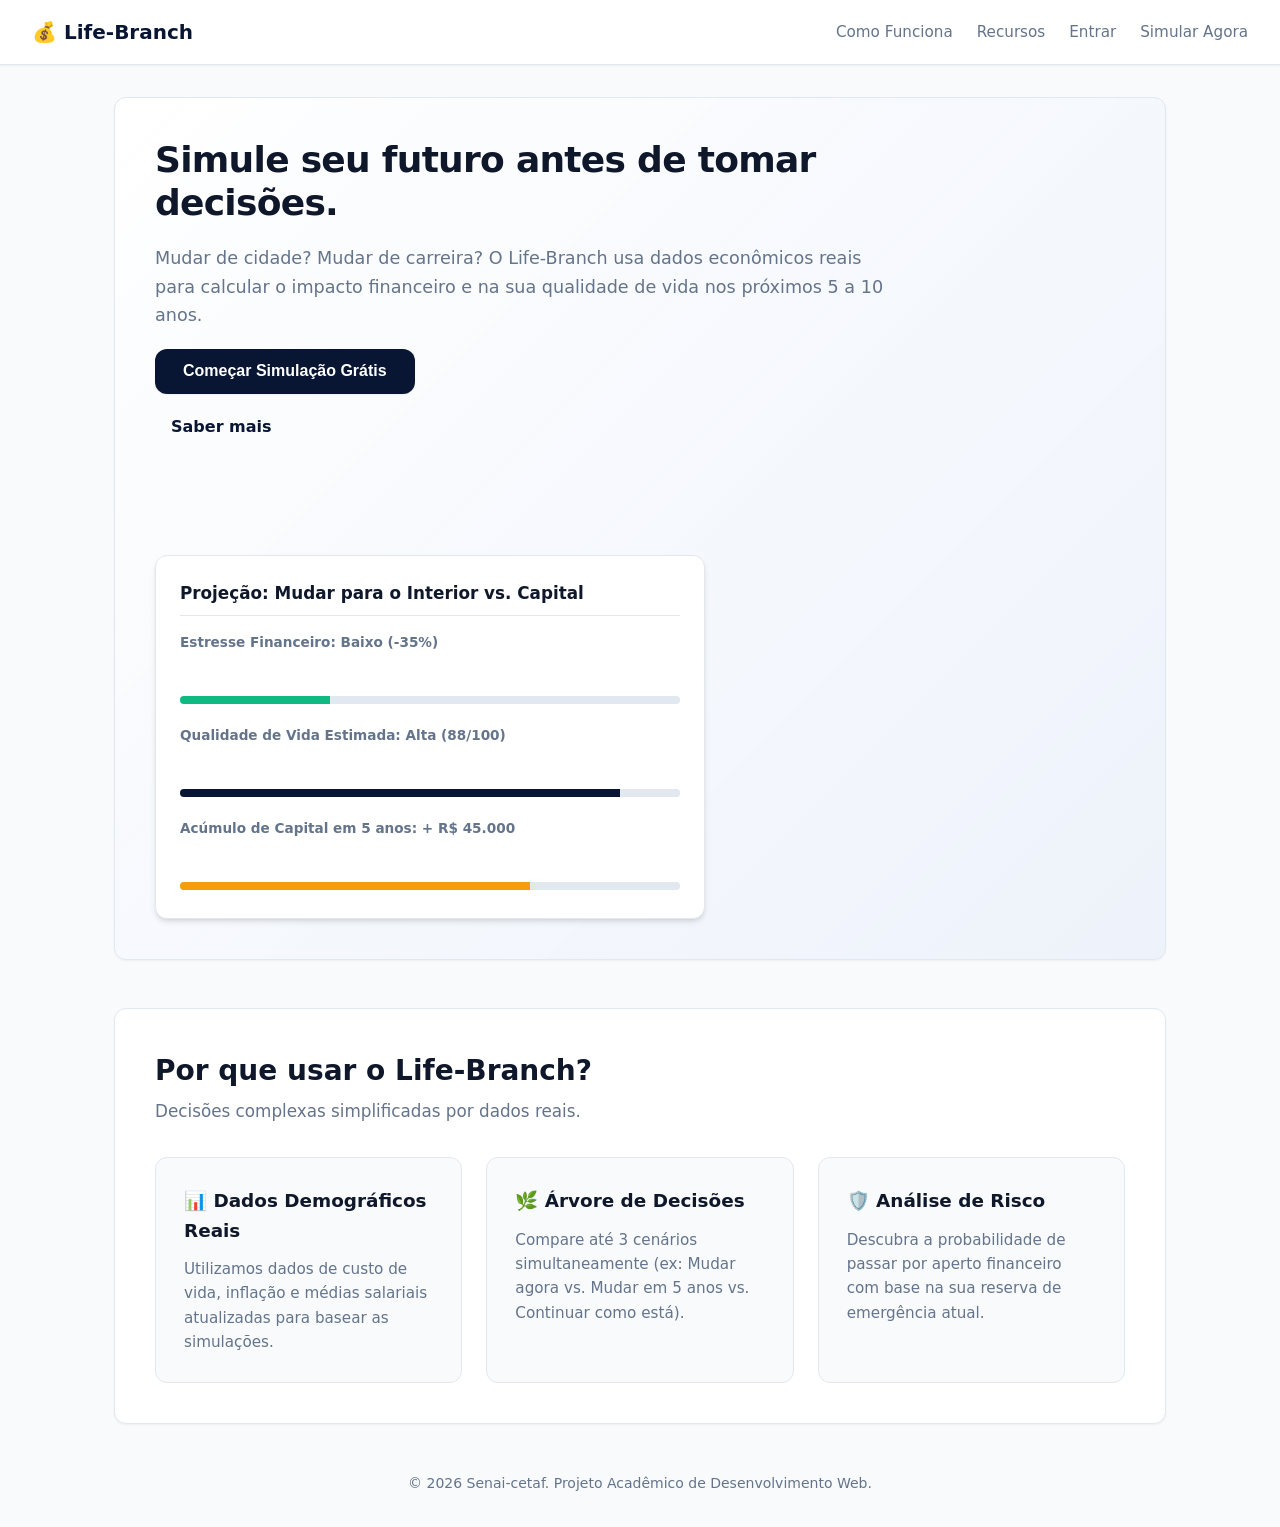
<file: index.html>
<!DOCTYPE html>
<html lang="pt-BR">
<head>
  <meta charset="UTF-8">
  <meta name="viewport" content="width=device-width, initial-scale=1.0">
  <title>Life-Branch | Simulador de Decisões de Vida</title>
  <link rel="stylesheet" href="index.css"> 
</head>
<body>
  <header>
    <a href="#">💰 Life-Branch</a>
    <nav>
      <ul>
        <li><a href="#funcionalidades">Como Funciona</a></li>
        <li><a href="#recursos">Recursos</a></li>
        <li><a href="login.html">Entrar</a></li>
        <li><a href="formulario_da_simulaçao.html">Simular Agora</a></li>
      </ul>
    </nav>
  </header>

  <hr>

  <main>
    <section id="hero">
      <h1>Simule seu futuro antes de tomar decisões.</h1>
      <p>Mudar de cidade? Mudar de carreira? O Life-Branch usa dados econômicos reais para calcular o impacto financeiro e na sua qualidade de vida nos próximos 5 a 10 anos.</p>
      
      <button type="button" onclick="window.location.href='formulario_da_simulaçao.html'">Começar Simulação Grátis</button>
      <a href="#funcionalidades">Saber mais</a>

      <br><br>

      <article>
        <h3>Projeção: Mudar para o Interior vs. Capital</h3>
        
        <div>
          <label for="estresse">Estresse Financeiro: Baixo (-35%)</label><br>
          <progress id="estresse" value="30" max="100">30%</progress>
        </div>

        <div>
          <label for="qualidade">Qualidade de Vida Estimada: Alta (88/100)</label><br>
          <progress id="qualidade" value="88" max="100">88%</progress>
        </div>

        <div>
          <label for="capital">Acúmulo de Capital em 5 anos: + R$ 45.000</label><br>
          <progress id="capital" value="70" max="100">70%</progress>
        </div>
      </article>
    </section>

    <hr>

    <section id="funcionalidades">
      <h2>Por que usar o Life-Branch?</h2>
      <p>Decisões complexas simplificadas por dados reais.</p>

      <ul>
        <li>
          <h3>📊 Dados Demográficos Reais</h3>
          <p>Utilizamos dados de custo de vida, inflação e médias salariais atualizadas para basear as simulações.</p>
        </li>
        <li>
          <h3>🌿 Árvore de Decisões</h3>
          <p>Compare até 3 cenários simultaneamente (ex: Mudar agora vs. Mudar em 5 anos vs. Continuar como está).</p>
        </li>
        <li>
          <h3>🛡️ Análise de Risco</h3>
          <p>Descubra a probabilidade de passar por aperto financeiro com base na sua reserva de emergência atual.</p>
        </li>
      </ul>
    </section>
  </main>

  <hr>

  <footer>
    <p>&copy; 2026 Senai-cetaf. Projeto Acadêmico de Desenvolvimento Web.</p>
  </footer>

</body>
</html>
</file>
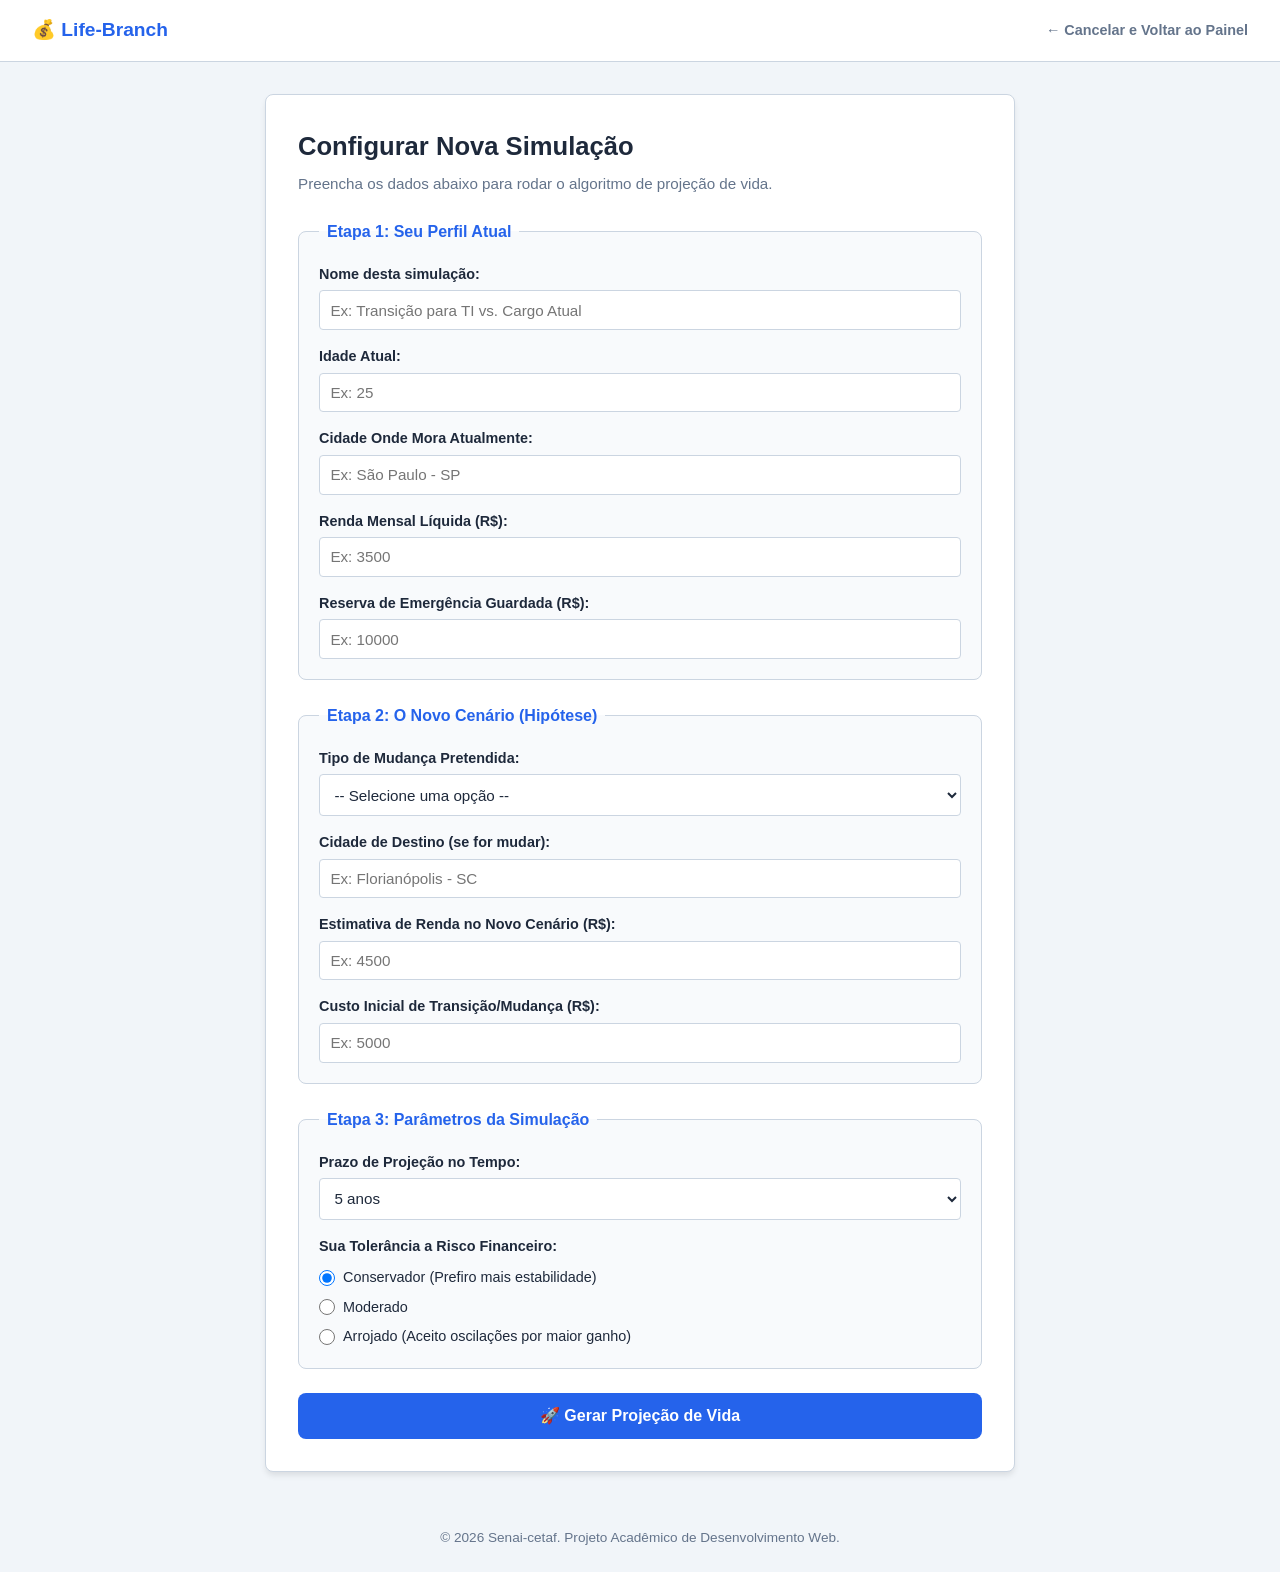
<file: formulario_da_simulaçao.html>
<!DOCTYPE html>
<html lang="pt-BR">
<head>
  <meta charset="UTF-8">
  <meta name="viewport" content="width=device-width, initial-scale=1.0">
  <title>Life-Branch | Nova Simulação</title>
  <link rel="stylesheet" href="formulario_da_sumilacao.css">
</head>
<body>

  <header>
    <a href="index.html">💰 Life-Branch</a>
    <nav>
      <a href="index.html">← Cancelar e Voltar ao Painel</a>
    </nav>
  </header>

  <main>
    <section>
      <h1>Configurar Nova Simulação</h1>
      <p>Preencha os dados abaixo para rodar o algoritmo de projeção de vida.</p>

      <form id="form-simulacao" action="detalhamento.html" method="GET">

        <!-- ETAPA 1 -->
        <fieldset>
          <legend>Etapa 1: Seu Perfil Atual</legend>

          <div>
            <label for="nome-projeto">Nome desta simulação:</label>
            <input type="text" id="nome-projeto" name="nome-projeto" placeholder="Ex: Transição para TI vs. Cargo Atual" required>
          </div>

          <div>
            <label for="idade">Idade Atual:</label>
            <input type="number" id="idade" name="idade" min="18" max="100" placeholder="Ex: 25" required>
          </div>

          <div>
            <label for="cidade-atual">Cidade Onde Mora Atualmente:</label>
            <input type="text" id="cidade-atual" name="cidade-atual" placeholder="Ex: São Paulo - SP" required>
          </div>

          <div>
            <label for="renda-atual">Renda Mensal Líquida (R$):</label>
            <input type="number" id="renda-atual" name="renda-atual" step="100" placeholder="Ex: 3500" required>
          </div>

          <div>
            <label for="reserva">Reserva de Emergência Guardada (R$):</label>
            <input type="number" id="reserva" name="reserva" step="500" placeholder="Ex: 10000" required>
          </div>
        </fieldset>

        <!-- ETAPA 2 -->
        <fieldset>
          <legend>Etapa 2: O Novo Cenário (Hipótese)</legend>

          <div>
            <label for="tipo-mudanca">Tipo de Mudança Pretendida:</label>
            <select id="tipo-mudanca" name="tipo-mudanca" required>
              <option value="">-- Selecione uma opção --</option>
              <option value="carreira">Transição de Carreira / Nova Profissão</option>
              <option value="cidade">Mudança de Cidade / Estado</option>
              <option value="ambos">Mudança de Cidade + Transição de Carreira</option>
            </select>
          </div>

          <div>
            <label for="cidade-destino">Cidade de Destino (se for mudar):</label>
            <input type="text" id="cidade-destino" name="cidade-destino" placeholder="Ex: Florianópolis - SC">
          </div>

          <div>
            <label for="nova-renda">Estimativa de Renda no Novo Cenário (R$):</label>
            <input type="number" id="nova-renda" name="nova-renda" step="100" placeholder="Ex: 4500">
          </div>

          <div>
            <label for="custo-transicao">Custo Inicial de Transição/Mudança (R$):</label>
            <input type="number" id="custo-transicao" name="custo-transicao" step="500" placeholder="Ex: 5000">
          </div>
        </fieldset>

        <!-- ETAPA 3 -->
        <fieldset>
          <legend>Etapa 3: Parâmetros da Simulação</legend>

          <div>
            <label for="prazo">Prazo de Projeção no Tempo:</label>
            <select id="prazo" name="prazo" required>
              <option value="3">3 anos</option>
              <option value="5" selected>5 anos</option>
              <option value="10">10 anos</option>
            </select>
          </div>

          <div>
            <label>Sua Tolerância a Risco Financeiro:</label>
            <div class="radio-group">
              <label for="risco-baixo">
                <input type="radio" id="risco-baixo" name="risco" value="conservador" checked>
                Conservador (Prefiro mais estabilidade)
              </label>

              <label for="risco-medio">
                <input type="radio" id="risco-medio" name="risco" value="moderado">
                Moderado
              </label>

              <label for="risco-alto">
                <input type="radio" id="risco-alto" name="risco" value="arrojado">
                Arrojado (Aceito oscilações por maior ganho)
              </label>
            </div>
          </div>
        </fieldset>

        <button type="submit" id="btn-submit">🚀 Gerar Projeção de Vida</button>
      </form>
    </section>
  </main>

  <footer>
    <p>&copy; 2026 Senai-cetaf. Projeto Acadêmico de Desenvolvimento Web.</p>
  </footer>

  <script>
    // Lógica para capturar os dados do formulário, guardar para a tela final
    // e redirecionar para tela_final.html (onde o cálculo é exibido)
    document.getElementById('form-simulacao').addEventListener('submit', function(event) {
      event.preventDefault();

      const form = event.target;
      const formData = new FormData(form);

      // Transforma os dados do formulário em um objeto simples
      const dados = {};
      formData.forEach((valor, chave) => {
        dados[chave] = valor;
      });

      // Guarda os dados no localStorage para a tela_final.html poder ler
      localStorage.setItem('lifebranch_dados', JSON.stringify(dados));

      const btn = document.getElementById('btn-submit');
      btn.disabled = true;
      btn.style.opacity = '0.8';
      btn.textContent = '⏳ Processando Algoritmo...';

      setTimeout(() => {
        window.location.href = 'tela_final.html';
      }, 1200);
    });
  </script>

</body>
</html>
</file>
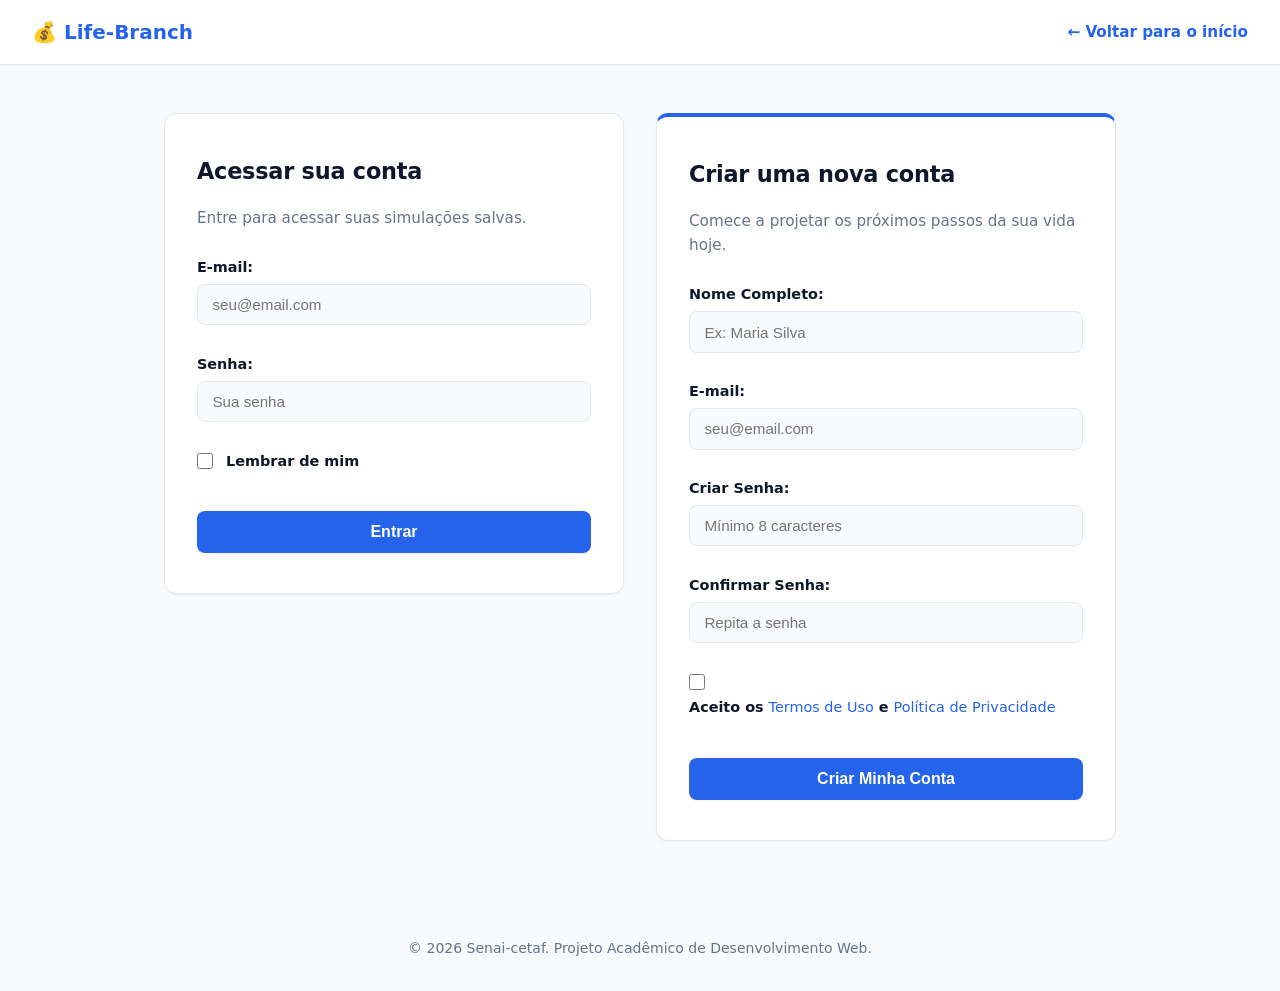
<file: login.html>
<!DOCTYPE html>
<html lang="pt-BR">
<head>
  <meta charset="UTF-8">
  <meta name="viewport" content="width=device-width, initial-scale=1.0">
  <title>Life-Branch | Entrar ou Cadastrar-se</title>
  <link rel="stylesheet" href="login.css">
</head>
<body>

  <header>
    <a href="index.html">💰 Life-Branch</a>
    <nav>
      <a href="index.html">← Voltar para o início</a>
    </nav>
  </header>

  <hr>

  <main>
    <section id="login">
      <h2>Acessar sua conta</h2>
      <p>Entre para acessar suas simulações salvas.</p>

      <!-- Adicionado um ID para o formulário -->
      <form id="form-login" action="#" method="POST">
        <div>
          <label for="login-email">E-mail:</label><br>
          <input type="email" id="login-email" name="email" placeholder="seu@email.com" required>
        </div>

        <br>

        <div>
          <label for="login-senha">Senha:</label><br>
          <input type="password" id="login-senha" name="senha" placeholder="Sua senha" required>
        </div>

        <br>

        <div>
          <input type="checkbox" id="lembrar" name="lembrar">
          <label for="lembrar">Lembrar de mim</label>
        </div>

        <br>

        <button type="submit">Entrar</button>
      </form>
    </section>

    <hr>

    <section id="cadastro">
      <h2>Criar uma nova conta</h2>
      <p>Comece a projetar os próximos passos da sua vida hoje.</p>

      <form action="#" method="POST">
        <div>
          <label for="cad-nome">Nome Completo:</label><br>
          <input type="text" id="cad-nome" name="nome" placeholder="Ex: Maria Silva" required>
        </div>

        <br>

        <div>
          <label for="cad-email">E-mail:</label><br>
          <input type="email" id="cad-email" name="email" placeholder="seu@email.com" required>
        </div>

        <br>

        <div>
          <label for="cad-senha">Criar Senha:</label><br>
          <input type="password" id="cad-senha" name="senha" placeholder="Mínimo 8 caracteres" minlength="8" required>
        </div>

        <br>

        <div>
          <label for="cad-confirma-senha">Confirmar Senha:</label><br>
          <input type="password" id="cad-confirma-senha" name="confirma-senha" placeholder="Repita a senha" required>
        </div>

        <br>

        <div>
          <input type="checkbox" id="termos" name="termos" required>
          <label for="termos">Aceito os <a href="#">Termos de Uso</a> e <a href="#">Política de Privacidade</a></label>
        </div>

        <br>

        <button type="submit">Criar Minha Conta</button>
      </form>
    </section>
  </main>

  <hr>

  <footer>
    <p>&copy; 2026 Senai-cetaf. Projeto Acadêmico de Desenvolvimento Web.</p>
  </footer>

  <!-- CÓDIGO JAVASCRIPT INTEGRADO DIRETAMENTE NO HTML -->
  <script>
    const formLogin = document.getElementById('form-login');

    if (formLogin) {
        formLogin.addEventListener('submit', function(event) {
            // Impede o envio padrão do formulário para evitar o recarregamento
            event.preventDefault(); 

            // Redireciona para a página de visão geral
            window.location.href = 'visao_geral.html';
        });
    }
  </script>

</body>
</html>
</file>
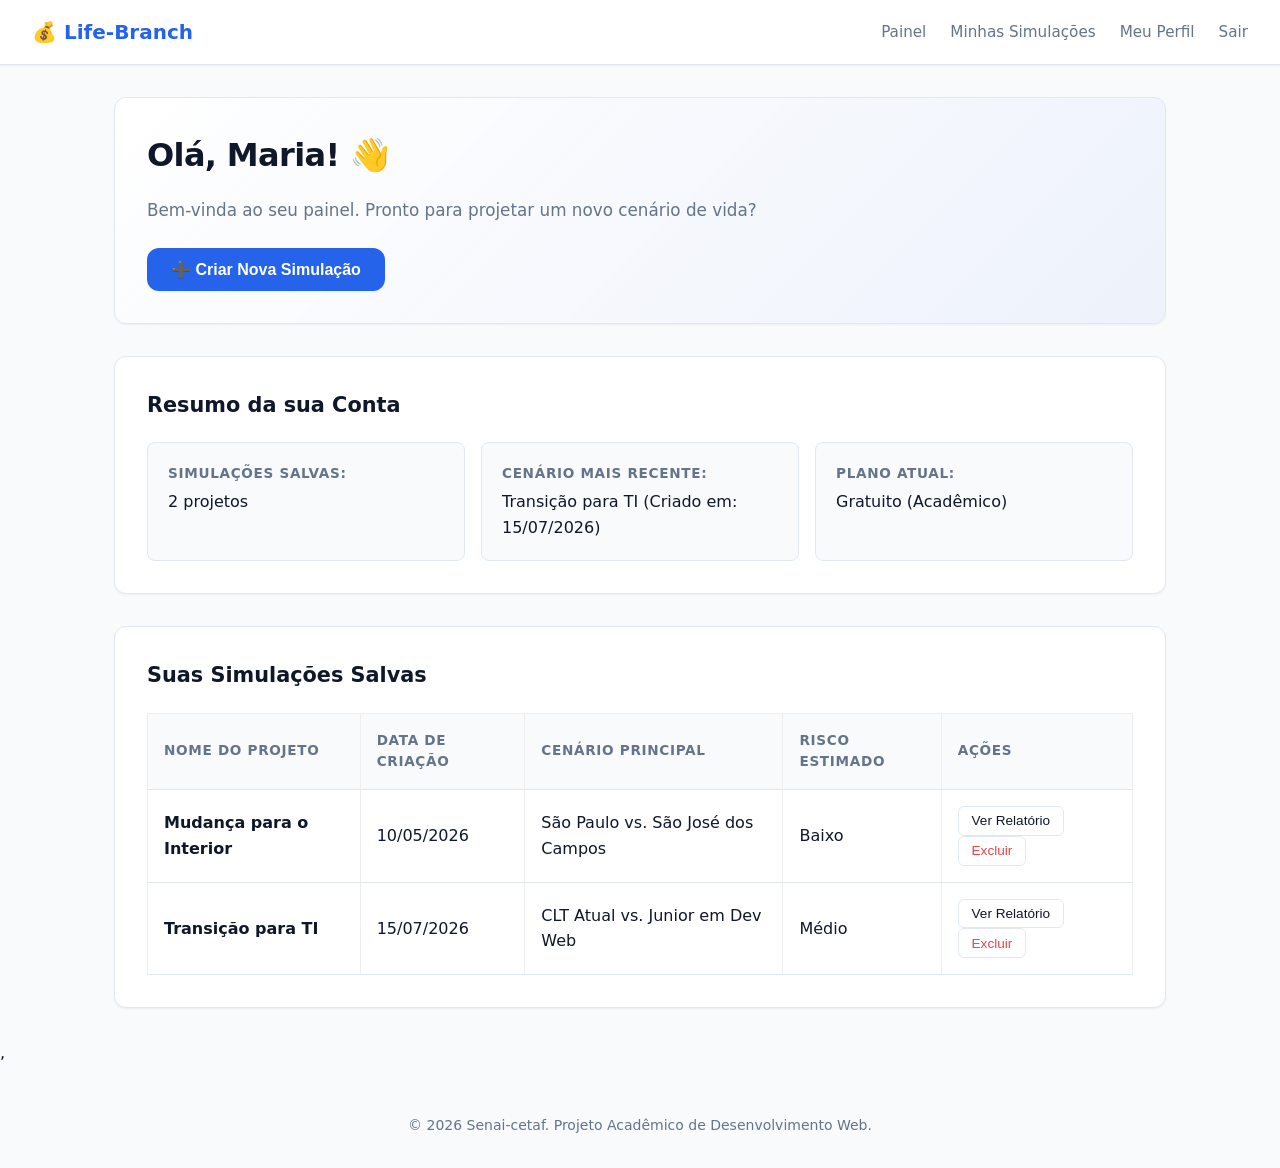
<file: visao_geral.html>
<!DOCTYPE html>
<html lang="pt-BR">
<head>
  <meta charset="UTF-8">
  <meta name="viewport" content="width=device-width, initial-scale=1.0">
  <title>Life-Branch | Meu Painel (Dashboard)</title>
  <link rel="stylesheet" href="visao.css">
</head>
<body>

  
  <header>
    <a href="#">💰 Life-Branch</a>
    <nav>
      <ul>
        <li><a href="#">Painel</a></li>
        <li><a href="#">Minhas Simulações</a></li>
        <li><a href="#">Meu Perfil</a></li>
        <li><a href="login.html">Sair</a></li>
      </ul>
    </nav>
  </header>

  <hr>

  <main>
   
    <section id="boas-vindas">
      <h1>Olá, Maria! 👋</h1>
      <p>Bem-vinda ao seu painel. Pronto para projetar um novo cenário de vida?</p>

      <button type="button" onclick="window.location.href='formulario_simulacao.html'">
        ➕ Criar Nova Simulação
      </button>
    </section>

    <hr>

  
    <section id="resumo">
      <h2>Resumo da sua Conta</h2>
      <ul>
        <li>
          <strong>Simulações Salvas:</strong> 2 projetos
        </li>
        <li>
          <strong>Cenário Mais Recente:</strong> Transição para TI (Criado em: 15/07/2026)
        </li>
        <li>
          <strong>Plano Atual:</strong> Gratuito (Acadêmico)
        </li>
      </ul>
    </section>

    <hr>

   
    <section id="simulacoes-salvas">
      <h2>Suas Simulações Salvas</h2>

      <table border="1" cellpadding="8">
        <thead>
          <tr>
            <th>Nome do Projeto</th>
            <th>Data de Criação</th>
            <th>Cenário Principal</th>
            <th>Risco Estimado</th>
            <th>Ações</th>
          </tr>
        </thead>
        <tbody>
          <tr>
            <td><strong>Mudança para o Interior</strong></td>
            <td>10/05/2026</td>
            <td>São Paulo vs. São José dos Campos</td>
            <td>Baixo</td>
            <td>
              <button type="button">Ver Relatório</button>
              <button type="button">Excluir</button>
            </td>
          </tr>
          <tr>
            <td><strong>Transição para TI</strong></td>
            <td>15/07/2026</td>
            <td>CLT Atual vs. Junior em Dev Web</td>
            <td>Médio</td>
            <td>
              <button type="button">Ver Relatório</button>
              <button type="button">Excluir</button>
            </td>
          </tr>
        </tbody>
      </table>
    </section>
  </main>

  <hr>

  ,
  <footer>
    <p>&copy; 2026 Senai-cetaf. Projeto Acadêmico de Desenvolvimento Web.</p>
  </footer>

</body>
</html>
</file>
<file: index.css>
:root {
    --primary: #091633;
    --primary-hover: #1d4ed8;
    --success: #10b981;
    --danger: #ef4444;
    --warning: #f59e0b;
    
    --bg-page: #f8fafc;
    --bg-card: #ffffff;
    --text-main: #0f172a;
    --text-muted: #64748b;
    --border: #e2e8f0;
    
    --shadow-sm: 0 1px 2px 0 rgb(0 0 0 / 0.05);
    --shadow-md: 0 4px 6px -1px rgb(0 0 0 / 0.1), 0 2px 4px -2px rgb(0 0 0 / 0.1);
    --shadow-lg: 0 10px 15px -3px rgb(0 0 0 / 0.1), 0 4px 6px -4px rgb(0 0 0 / 0.1);
    --radius: 12px;
    --transition: all 0.2s ease-in-out;
  }
  
  @media (prefers-color-scheme: dark) {
    :root {
      --bg-page: #0f172a;
      --bg-card: #1e293b;
      --text-main: #f8fafc;
      --text-muted: #94a3b8;
      --border: #334155;
    }
  }
  
  * {
    margin: 0;
    padding: 0;
    box-sizing: border-box;
  }
  
  body {
    font-family: system-ui, -apple-system, BlinkMacSystemFont, 'Segoe UI', Roboto, sans-serif;
    background-color: var(--bg-page);
    color: var(--text-main);
    line-height: 1.6;
    padding-bottom: 2rem;

  }
  
  hr {
    display: none; 
  }
  

  header {
    background-color: var(--bg-card);
    border-bottom: 1px solid var(--border);
    padding: 1rem 2rem;
    display: flex;
    justify-content: space-between;
    align-items: center;
    position: sticky;
    top: 0;
    z-index: 100;
    box-shadow: var(--shadow-sm);
  }
  
  header > a {
    font-size: 1.25rem;
    font-weight: 700;
    color: var(--primary);
    text-decoration: none;
  }
  
  header nav ul {
    display: flex;
    list-style: none;
    gap: 1.5rem;
    align-items: center;
  }
  
  header nav a {
    text-decoration: none;
    color: var(--text-muted);
    font-weight: 500;
    font-size: 0.95rem;
    transition: var(--transition);
  }
  
  header nav a:hover {
    color: var(--primary);
  }
  

  header nav a[href="#simular"] {
    background-color: var(--primary);
    color: white;
    padding: 0.5rem 1rem;
    border-radius: 8px;
    font-weight: 600;
  }
  
  header nav a[href="#simular"]:hover {
    background-color: var(--primary-hover);
  }
  
 
  main {
    max-width: 1100px;
    margin: 2rem auto;
    padding: 0 1.5rem;
    display: grid;
    gap: 3rem;
  }
  
  section {
    background: var(--bg-card);
    padding: 2.5rem;
    border-radius: var(--radius);
    border: 1px solid var(--border);
    box-shadow: var(--shadow-sm);
  }

  #hero {
    background: linear-gradient(135deg, var(--bg-card) 0%, rgba(37, 99, 235, 0.05) 100%);
    display: flex;
    flex-direction: column;
    gap: 1.25rem;
    align-items: flex-start;
  }
  
  #hero h1 {
    font-size: 2.25rem;
    letter-spacing: -0.02em;
    line-height: 1.2;
    color: var(--text-main);
    max-width: 700px;
  }
  
  #hero p {
    color: var(--text-muted);
    font-size: 1.1rem;
    max-width: 750px;
  }
  

  #hero button {
    background-color: var(--primary);
    color: white;
    border: none;
    padding: 0.85rem 1.75rem;
    font-size: 1rem;
    font-weight: 600;
    border-radius: var(--radius);
    cursor: pointer;
    transition: var(--transition);
    box-shadow: var(--shadow-sm);
    display: inline-block;
  }
  
  #hero button:hover {
    background-color: var(--primary-hover);
    transform: translateY(-2px);
    box-shadow: var(--shadow-md);
  }
  
  #hero a[href="#funcionalidades"] {
    color: var(--primary);
    font-weight: 600;
    text-decoration: none;
    margin-left: 1rem;
    transition: var(--transition);
  }
  
  #hero a[href="#funcionalidades"]:hover {
    text-decoration: underline;
  }
  

  #hero article {
    width: 100%;
    max-width: 550px;
    margin-top: 1.5rem;
    background: var(--bg-card);
    padding: 1.5rem;
    border-radius: var(--radius);
    border: 1px solid var(--border);
    box-shadow: var(--shadow-md);
    display: flex;
    flex-direction: column;
    gap: 1rem;
  }
  
  #hero article h3 {
    font-size: 1.05rem;
    color: var(--text-main);
    border-bottom: 1px solid var(--border);
    padding-bottom: 0.5rem;
  }
  
  #hero article label {
    font-size: 0.85rem;
    font-weight: 600;
    color: var(--text-muted);
    display: block;
    margin-bottom: 0.25rem;
  }
  

  progress {
    width: 100%;
    height: 8px;
    border-radius: 4px;
    overflow: hidden;
    border: none;
    background-color: var(--border);
  }
  
  progress::-webkit-progress-bar {
    background-color: var(--border);
    border-radius: 4px;
  }
  
  #estresse::-webkit-progress-value { background-color: var(--success); }
  #estresse::-moz-progress-bar { background-color: var(--success); }
  
  #qualidade::-webkit-progress-value { background-color: var(--primary); }
  #qualidade::-moz-progress-bar { background-color: var(--primary); }
  
  #capital::-webkit-progress-value { background-color: var(--warning); }
  #capital::-moz-progress-bar { background-color: var(--warning); }
  

  #funcionalidades h2 {
    font-size: 1.75rem;
    margin-bottom: 0.25rem;
  }
  
  #funcionalidades > p {
    color: var(--text-muted);
    font-size: 1.05rem;
    margin-bottom: 2rem;
  }
  
  #funcionalidades ul {
    list-style: none;
    display: grid;
    grid-template-columns: repeat(auto-fit, minmax(280px, 1fr));
    gap: 1.5rem;
  }
  
  #funcionalidades li {
    background: var(--bg-page);
    padding: 1.75rem;
    border-radius: var(--radius);
    border: 1px solid var(--border);
    display: flex;
    flex-direction: column;
    gap: 0.75rem;
    transition: var(--transition);
  }
  
  #funcionalidades li:hover {
    transform: translateY(-3px);
    box-shadow: var(--shadow-md);
    border-color: rgba(37, 99, 235, 0.3);
  }
  
  #funcionalidades li h3 {
    font-size: 1.15rem;
    color: var(--text-main);
  }
  
  #funcionalidades li p {
    color: var(--text-muted);
    font-size: 0.95rem;
  }
  

  footer {
    text-align: center;
    margin-top: 3rem;
    color: var(--text-muted);
    font-size: 0.875rem;
  }
</file>
<file: formulario_da_sumilacao.css>
/* ==========================================================================
   1. RESET E VARIÁVEIS GLOBAIS
   ========================================================================== */
   :root {
    --primary: #2563eb;
    --primary-hover: #1d4ed8;
    --bg-body: #f1f5f9;
    --bg-card: #ffffff;
    --bg-fieldset: #f8fafc;
    --text-main: #1e293b;
    --text-muted: #64748b;
    --border-color: #cbd5e1;
    --radius: 8px;
  }
  
  /* Suporte automático a Dark Mode */
  @media (prefers-color-scheme: dark) {
    :root {
      --bg-body: #0f172a;
      --bg-card: #1e293b;
      --bg-fieldset: #0f172a;
      --text-main: #f8fafc;
      --text-muted: #94a3b8;
      --border-color: #334155;
    }
  }
  
  * {
    box-sizing: border-box;
    margin: 0;
    padding: 0;
  }
  
  body {
    font-family: Arial, Helvetica, sans-serif;
    background-color: var(--bg-body);
    color: var(--text-main);
    line-height: 1.5;
    min-height: 100vh;
    display: flex;
    flex-direction: column;
  }
  
  /* ==========================================================================
     2. CABEÇALHO (HEADER)
     ========================================================================== */
  header {
    background-color: var(--bg-card);
    border-bottom: 1px solid var(--border-color);
    padding: 1rem 2rem;
    display: flex;
    justify-content: space-between;
    align-items: center;
  }
  
  header a {
    text-decoration: none;
    font-weight: bold;
  }
  
  header > a {
    font-size: 1.2rem;
    color: var(--primary);
  }
  
  header nav a {
    color: var(--text-muted);
    font-size: 0.9rem;
  }
  
  header nav a:hover {
    color: var(--primary);
  }
  
  /* ==========================================================================
     3. CONTEÚDO PRINCIPAL (MAIN / SECTION)
     ========================================================================== */
  main {
    max-width: 750px;
    width: 90%;
    margin: 2rem auto;
    flex: 1;
  }
  
  section {
    background-color: var(--bg-card);
    border: 1px solid var(--border-color);
    border-radius: var(--radius);
    padding: 2rem;
    box-shadow: 0 4px 6px -1px rgba(0, 0, 0, 0.1);
  }
  
  h1 {
    font-size: 1.6rem;
    margin-bottom: 0.5rem;
  }
  
  section > p {
    color: var(--text-muted);
    font-size: 0.95rem;
    margin-bottom: 1.5rem;
  }
  
  /* ==========================================================================
     4. FORMULÁRIO E CAMPOS
     ========================================================================== */
  form {
    display: flex;
    flex-direction: column;
    gap: 1.5rem;
  }
  
  fieldset {
    border: 1px solid var(--border-color);
    border-radius: var(--radius);
    padding: 1.25rem;
    background-color: var(--bg-fieldset);
    display: flex;
    flex-direction: column;
    gap: 1rem;
  }
  
  legend {
    padding: 0 0.5rem;
    font-weight: bold;
    color: var(--primary);
  }
  
  /* Container de cada campo */
  fieldset > div {
    display: flex;
    flex-direction: column;
    gap: 0.3rem;
  }
  
  label {
    font-size: 0.9rem;
    font-weight: bold;
  }
  
  input[type="text"],
  input[type="number"],
  select {
    width: 100%;
    padding: 0.65rem;
    border: 1px solid var(--border-color);
    border-radius: 4px;
    background-color: var(--bg-card);
    color: var(--text-main);
    font-size: 0.95rem;
  }
  
  input:focus,
  select:focus {
    outline: 2px solid var(--primary);
    border-color: transparent;
  }
  
  /* Estilo para Opções de Risco (Radio Group) */
  .radio-group {
    display: flex;
    flex-direction: column;
    gap: 0.5rem;
    margin-top: 0.3rem;
  }
  
  .radio-group label {
    font-weight: normal;
    display: flex;
    align-items: center;
    gap: 0.5rem;
    cursor: pointer;
  }
  
  input[type="radio"] {
    width: 1rem;
    height: 1rem;
    cursor: pointer;
  }
  
  /* ==========================================================================
     5. BOTÕES E COMPONENTES
     ========================================================================== */
  button[type="submit"],
  .btn-action {
    background-color: var(--primary);
    color: #ffffff;
    border: none;
    padding: 0.85rem 1.25rem;
    font-size: 1rem;
    font-weight: bold;
    border-radius: var(--radius);
    cursor: pointer;
    text-align: center;
    text-decoration: none;
    display: inline-block;
    transition: background-color 0.2s;
  }
  
  button[type="submit"]:hover,
  .btn-action:hover {
    background-color: var(--primary-hover);
  }
  
  /* Cards da tela de detalhamento */
  .grid-cards {
    display: grid;
    grid-template-columns: repeat(auto-fit, minmax(180px, 1fr));
    gap: 1rem;
    margin-top: 1rem;
  }
  
  .card {
    background-color: var(--bg-fieldset);
    border: 1px solid var(--border-color);
    border-left: 4px solid var(--primary);
    padding: 1rem;
    border-radius: 4px;
  }
  
  .card h4 {
    font-size: 0.8rem;
    color: var(--text-muted);
    text-transform: uppercase;
  }
  
  .card p {
    font-size: 1.2rem;
    font-weight: bold;
    margin-top: 0.25rem;
  }
  
  /* Tabela da tela de detalhamento */
  .table-responsive {
    width: 100%;
    overflow-x: auto;
    margin-top: 1rem;
  }
  
  table {
    width: 100%;
    border-collapse: collapse;
    text-align: left;
  }
  
  table th, table td {
    padding: 0.75rem;
    border-bottom: 1px solid var(--border-color);
  }
  
  table th {
    background-color: var(--bg-fieldset);
    color: var(--text-muted);
  }
  
  /* ==========================================================================
     6. RODAPÉ (FOOTER)
     ========================================================================== */
  footer {
    text-align: center;
    padding: 1.5rem;
    color: var(--text-muted);
    font-size: 0.85rem;
    margin-top: auto;
  }
</file>
<file: login.css>
:root {
    --primary: #2563eb;
    --primary-hover: #1d4ed8;
    --success: #10b981;
    --danger: #ef4444;
    
    --bg-page: #f8fafc;
    --bg-card: #ffffff;
    --text-main: #0f172a;
    --text-muted: #64748b;
    --border: #e2e8f0;
    
    --shadow-sm: 0 1px 2px 0 rgb(0 0 0 / 0.05);
    --shadow-md: 0 4px 6px -1px rgb(0 0 0 / 0.1), 0 2px 4px -2px rgb(0 0 0 / 0.1);
    --radius: 12px;
    --transition: all 0.2s ease-in-out;
  }
  
  @media (prefers-color-scheme: dark) {
    :root {
      --bg-page: #0f172a;
      --bg-card: #1e293b;
      --text-main: #f8fafc;
      --text-muted: #94a3b8;
      --border: #334155;
    }
  }
  
  * {
    margin: 0;
    padding: 0;
    box-sizing: border-box;
  }
  
  body {
    font-family: system-ui, -apple-system, BlinkMacSystemFont, 'Segoe UI', Roboto, sans-serif;
    background-color: var(--bg-page);
    color: var(--text-main);
    line-height: 1.6;
    padding-bottom: 2rem;
    min-height: 100vh;
    display: flex;
    flex-direction: column;
  }
  
  hr {
    display: none; 
  }
  

  header {
    background-color: var(--bg-card);
    border-bottom: 1px solid var(--border);
    padding: 1rem 2rem;
    display: flex;
    justify-content: space-between;
    align-items: center;
    position: sticky;
    top: 0;
    z-index: 100;
    box-shadow: var(--shadow-sm);
  }
  
  header > a {
    font-size: 1.25rem;
    font-weight: 700;
    color: var(--primary);
    text-decoration: none;
  }
  
  header nav a {
    text-decoration: none;
    color: var(--primary);
    font-weight: 600;
    font-size: 0.95rem;
    transition: var(--transition);
  }
  
  header nav a:hover {
    color: var(--primary-hover);
  }

  main {
    max-width: 1000px;
    width: 100%;
    margin: 3rem auto;
    padding: 0 1.5rem;
    display: grid;
    grid-template-columns: repeat(auto-fit, minmax(320px, 1fr));
    gap: 2rem;
    align-items: start;
    flex: 1;
  }
  
  section {
    background: var(--bg-card);
    padding: 2.5rem 2rem;
    border-radius: var(--radius);
    border: 1px solid var(--border);
    box-shadow: var(--shadow-sm);
    display: flex;
    flex-direction: column;
    gap: 1rem;
  }
  
  section h2 {
    font-size: 1.4rem;
    letter-spacing: -0.01em;
    color: var(--text-main);
  }
  
  section p {
    color: var(--text-muted);
    font-size: 0.95rem;
    margin-bottom: 0.5rem;
  }
  
 
  #cadastro {
    border-top: 4px solid var(--primary);
  }
  
  
  form {
    display: flex;
    flex-direction: column;
  }
  
  label {
    font-size: 0.9rem;
    font-weight: 600;
    display: inline-block;
    margin-bottom: 0.3rem;
    color: var(--text-main);
  }
  
  input[type="text"],
  input[type="email"],
  input[type="password"] {
    width: 100%;
    padding: 0.7rem 0.9rem;
    border: 1px solid var(--border);
    border-radius: 8px;
    background-color: var(--bg-page);
    color: var(--text-main);
    font-size: 0.95rem;
    transition: var(--transition);
  }
  
  input:focus {
    outline: none;
    border-color: var(--primary);
    box-shadow: 0 0 0 3px rgba(37, 99, 235, 0.15);
  }
  
  input[type="checkbox"] {
    accent-color: var(--primary);
    width: 1rem;
    height: 1rem;
    margin-right: 0.5rem;
    vertical-align: middle;
  }
  
 
  form a {
    color: var(--primary);
    text-decoration: none;
    font-size: 0.9rem;
    font-weight: 500;
    transition: var(--transition);
  }
  
  form a:hover {
    text-decoration: underline;
    color: var(--primary-hover);
  }

  #login form a[href="#recuperar-senha"] {
    display: inline-block;
    margin-top: 1rem;
    text-align: center;
  }
  
  button[type="submit"] {
    background-color: var(--primary);
    color: white;
    border: none;
    padding: 0.75rem 1.25rem;
    font-size: 1rem;
    font-weight: 600;
    border-radius: 8px;
    cursor: pointer;
    transition: var(--transition);
    box-shadow: var(--shadow-sm);
    margin-top: 0.5rem;
    width: 100%;
  }
  
  button[type="submit"]:hover {
    background-color: var(--primary-hover);
    transform: translateY(-1px);
    box-shadow: var(--shadow-md);
  }
  
  footer {
    text-align: center;
    margin-top: 3rem;
    color: var(--text-muted);
    font-size: 0.875rem;
  }
</file>
<file: visao.css>
:root {
    --primary: #2563eb;
    --primary-hover: #1d4ed8;
    --success: #10b981;
    --danger: #ef4444;
    --danger-hover: #dc2626;
    
    --bg-page: #f8fafc;
    --bg-card: #ffffff;
    --text-main: #0f172a;
    --text-muted: #64748b;
    --border: #e2e8f0;
    
    --shadow-sm: 0 1px 2px 0 rgb(0 0 0 / 0.05);
    --shadow-md: 0 4px 6px -1px rgb(0 0 0 / 0.1), 0 2px 4px -2px rgb(0 0 0 / 0.1);
    --radius: 12px;
    --transition: all 0.2s ease-in-out;
  }
  
  @media (prefers-color-scheme: dark) {
    :root {
      --bg-page: #0f172a;
      --bg-card: #1e293b;
      --text-main: #f8fafc;
      --text-muted: #94a3b8;
      --border: #334155;
    }
  }
  
  * {
    margin: 0;
    padding: 0;
    box-sizing: border-box;
  }
  
  body {
    font-family: system-ui, -apple-system, BlinkMacSystemFont, 'Segoe UI', Roboto, sans-serif;
    background-color: var(--bg-page);
    color: var(--text-main);
    line-height: 1.6;
    padding-bottom: 2rem;
  }
  
  hr {
    display: none; 
  }

  header {
    background-color: var(--bg-card);
    border-bottom: 1px solid var(--border);
    padding: 1rem 2rem;
    display: flex;
    justify-content: space-between;
    align-items: center;
    position: sticky;
    top: 0;
    z-index: 100;
    box-shadow: var(--shadow-sm);
  }
  
  header > a {
    font-size: 1.25rem;
    font-weight: 700;
    color: var(--primary);
    text-decoration: none;
    display: flex;
    align-items: center;
    gap: 0.5rem;
  }
  
  header nav ul {
    display: flex;
    list-style: none;
    gap: 1.5rem;
  }
  
  header nav a {
    text-decoration: none;
    color: var(--text-muted);
    font-weight: 500;
    font-size: 0.95rem;
    transition: var(--transition);
  }
  
  header nav a:hover {
    color: var(--primary);
  }
  
  main {
    max-width: 1100px;
    margin: 2rem auto;
    padding: 0 1.5rem;
    display: grid;
    gap: 2rem;
  }
  
  section {
    background: var(--bg-card);
    padding: 2rem;
    border-radius: var(--radius);
    border: 1px solid var(--border);
    box-shadow: var(--shadow-sm);
  }
  
  #boas-vindas {
    background: linear-gradient(135deg, var(--bg-card) 0%, rgba(37, 99, 235, 0.05) 100%);
    display: flex;
    flex-direction: column;
    gap: 1rem;
    align-items: flex-start;
  }
  
  #boas-vindas h1 {
    font-size: 2rem;
    letter-spacing: -0.02em;
  }
  
  #boas-vindas p {
    color: var(--text-muted);
    font-size: 1.05rem;
  }
  
  #boas-vindas button {
    margin-top: 0.5rem;
    background-color: var(--primary);
    color: white;
    border: none;
    padding: 0.75rem 1.5rem;
    font-size: 1rem;
    font-weight: 600;
    border-radius: var(--radius);
    cursor: pointer;
    transition: var(--transition);
    box-shadow: var(--shadow-sm);
  }
  
  #boas-vindas button:hover {
    background-color: var(--primary-hover);
    transform: translateY(-2px);
    box-shadow: var(--shadow-md);
  }
  
  #resumo h2, #simulacoes-salvas h2 {
    font-size: 1.3rem;
    margin-bottom: 1.25rem;
    color: var(--text-main);
  }
  
  #resumo ul {
    list-style: none;
    display: grid;
    grid-template-columns: repeat(auto-fit, minmax(250px, 1fr));
    gap: 1rem;
  }
  
  #resumo li {
    background: var(--bg-page);
    padding: 1.25rem;
    border-radius: 8px;
    border: 1px solid var(--border);
    display: flex;
    flex-direction: column;
    gap: 0.25rem;
  }
  
  #resumo li strong {
    font-size: 0.85rem;
    text-transform: uppercase;
    letter-spacing: 0.05em;
    color: var(--text-muted);
  }
  

  #simulacoes-salvas {
    overflow-x: auto;
  }
  
  table {
    width: 100%;
    border-collapse: collapse;
    border: none !important; 
    text-align: left;
  }
  
  th, td {
    padding: 1rem;
    border-bottom: 1px solid var(--border);
  }
  
  th {
    background-color: var(--bg-page);
    color: var(--text-muted);
    font-size: 0.85rem;
    text-transform: uppercase;
    letter-spacing: 0.05em;
    font-weight: 600;
  }
  
  tr:hover td {
    background-color: rgba(37, 99, 235, 0.02);
  }
  
  td button {
    padding: 0.4rem 0.8rem;
    font-size: 0.85rem;
    border-radius: 6px;
    border: 1px solid var(--border);
    background-color: var(--bg-card);
    color: var(--text-main);
    cursor: pointer;
    margin-right: 0.25rem;
    transition: var(--transition);
  }
  
  td button:first-child:hover {
    background-color: var(--primary);
    color: white;
    border-color: var(--primary);
  }
  
  td button:last-child {
    color: var(--danger);
  }
  
  td button:last-child:hover {
    background-color: var(--danger);
    color: white;
    border-color: var(--danger);
  }
  
  footer {
    text-align: center;
    margin-top: 3rem;
    color: var(--text-muted);
    font-size: 0.875rem;
  }
</file>
